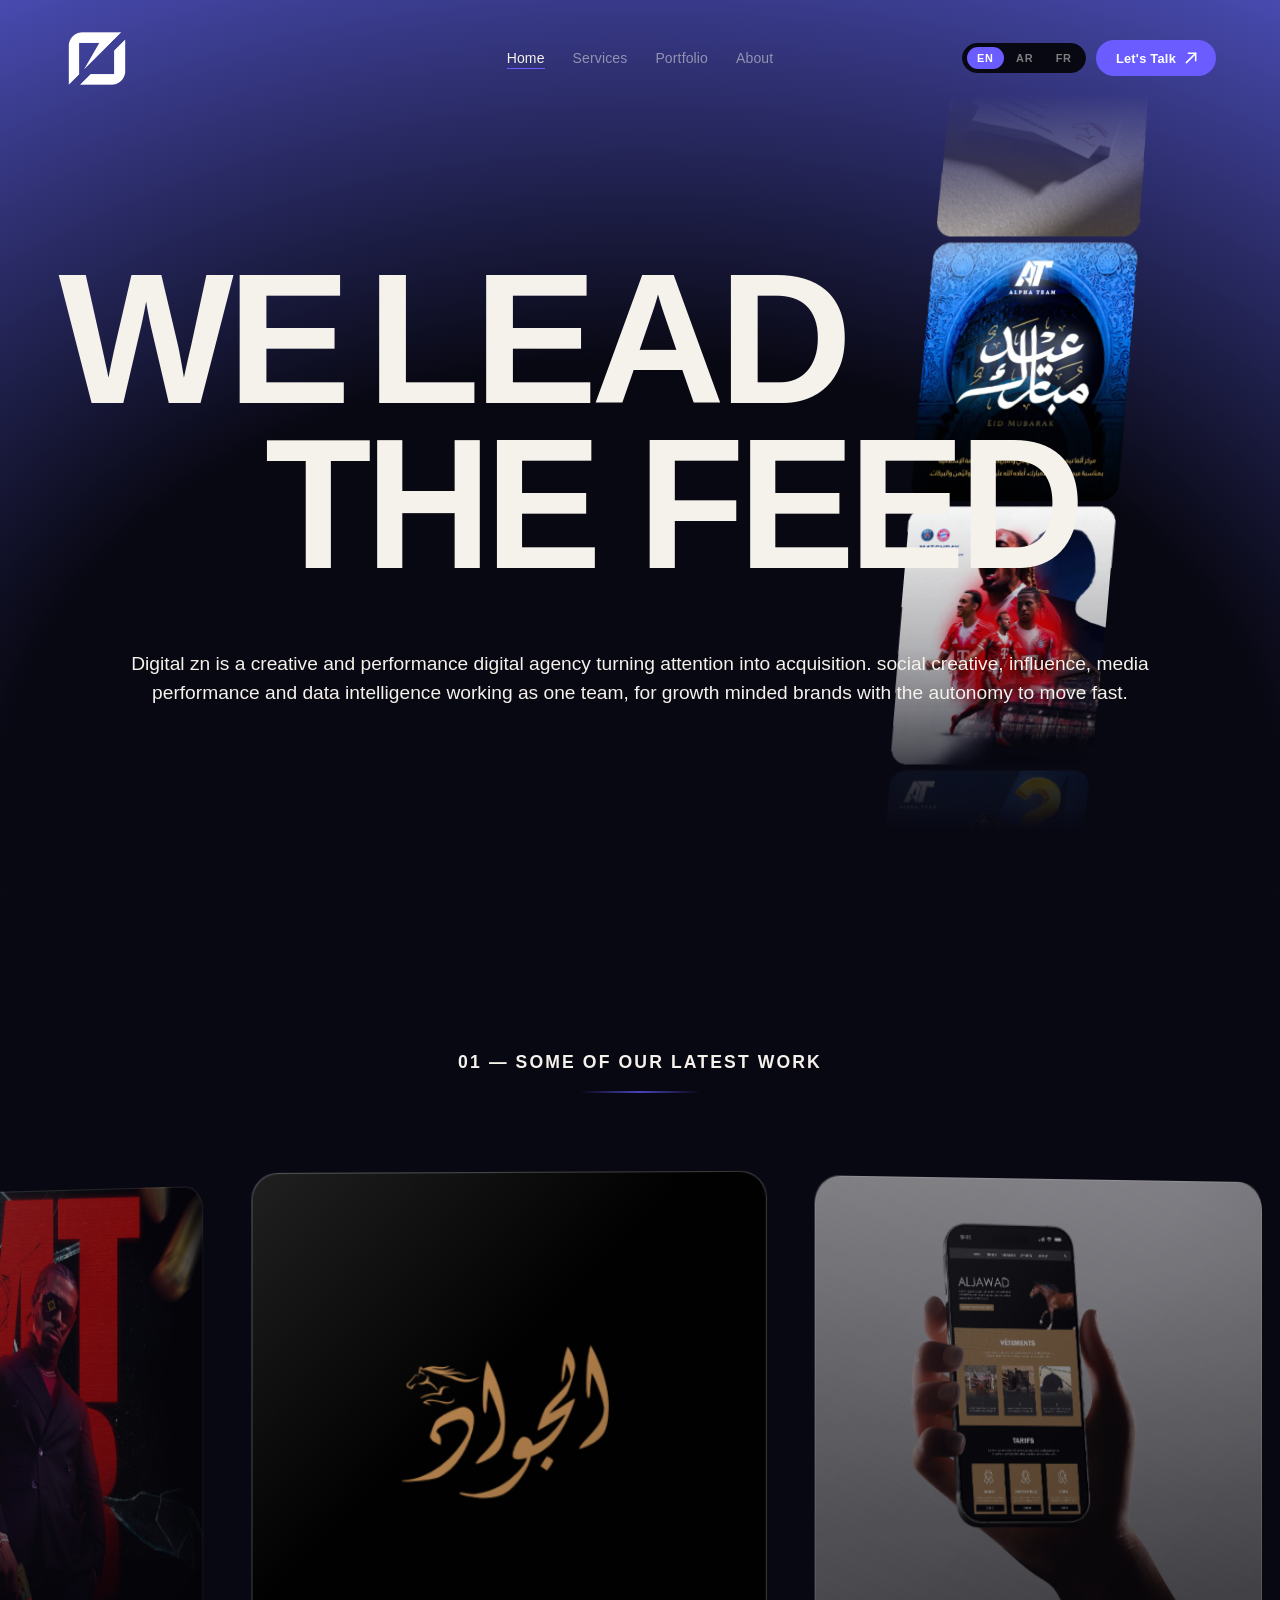
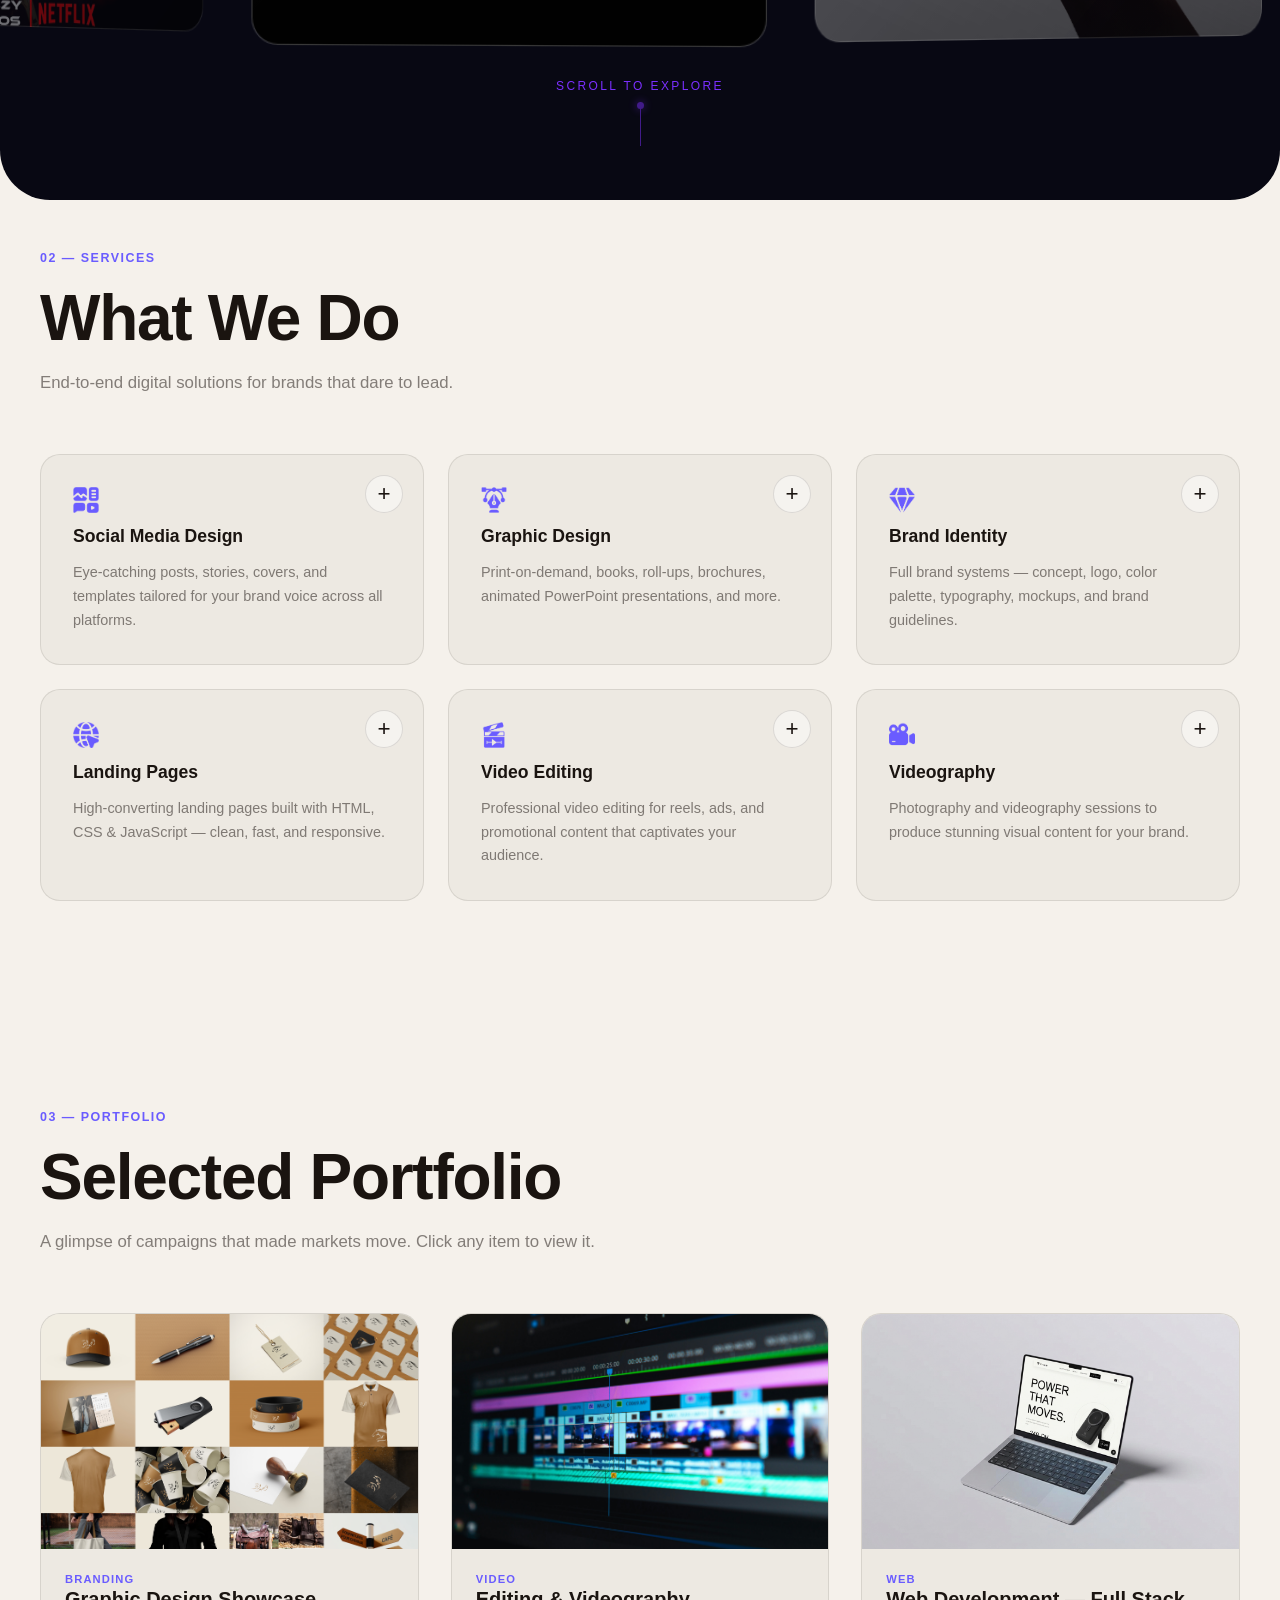
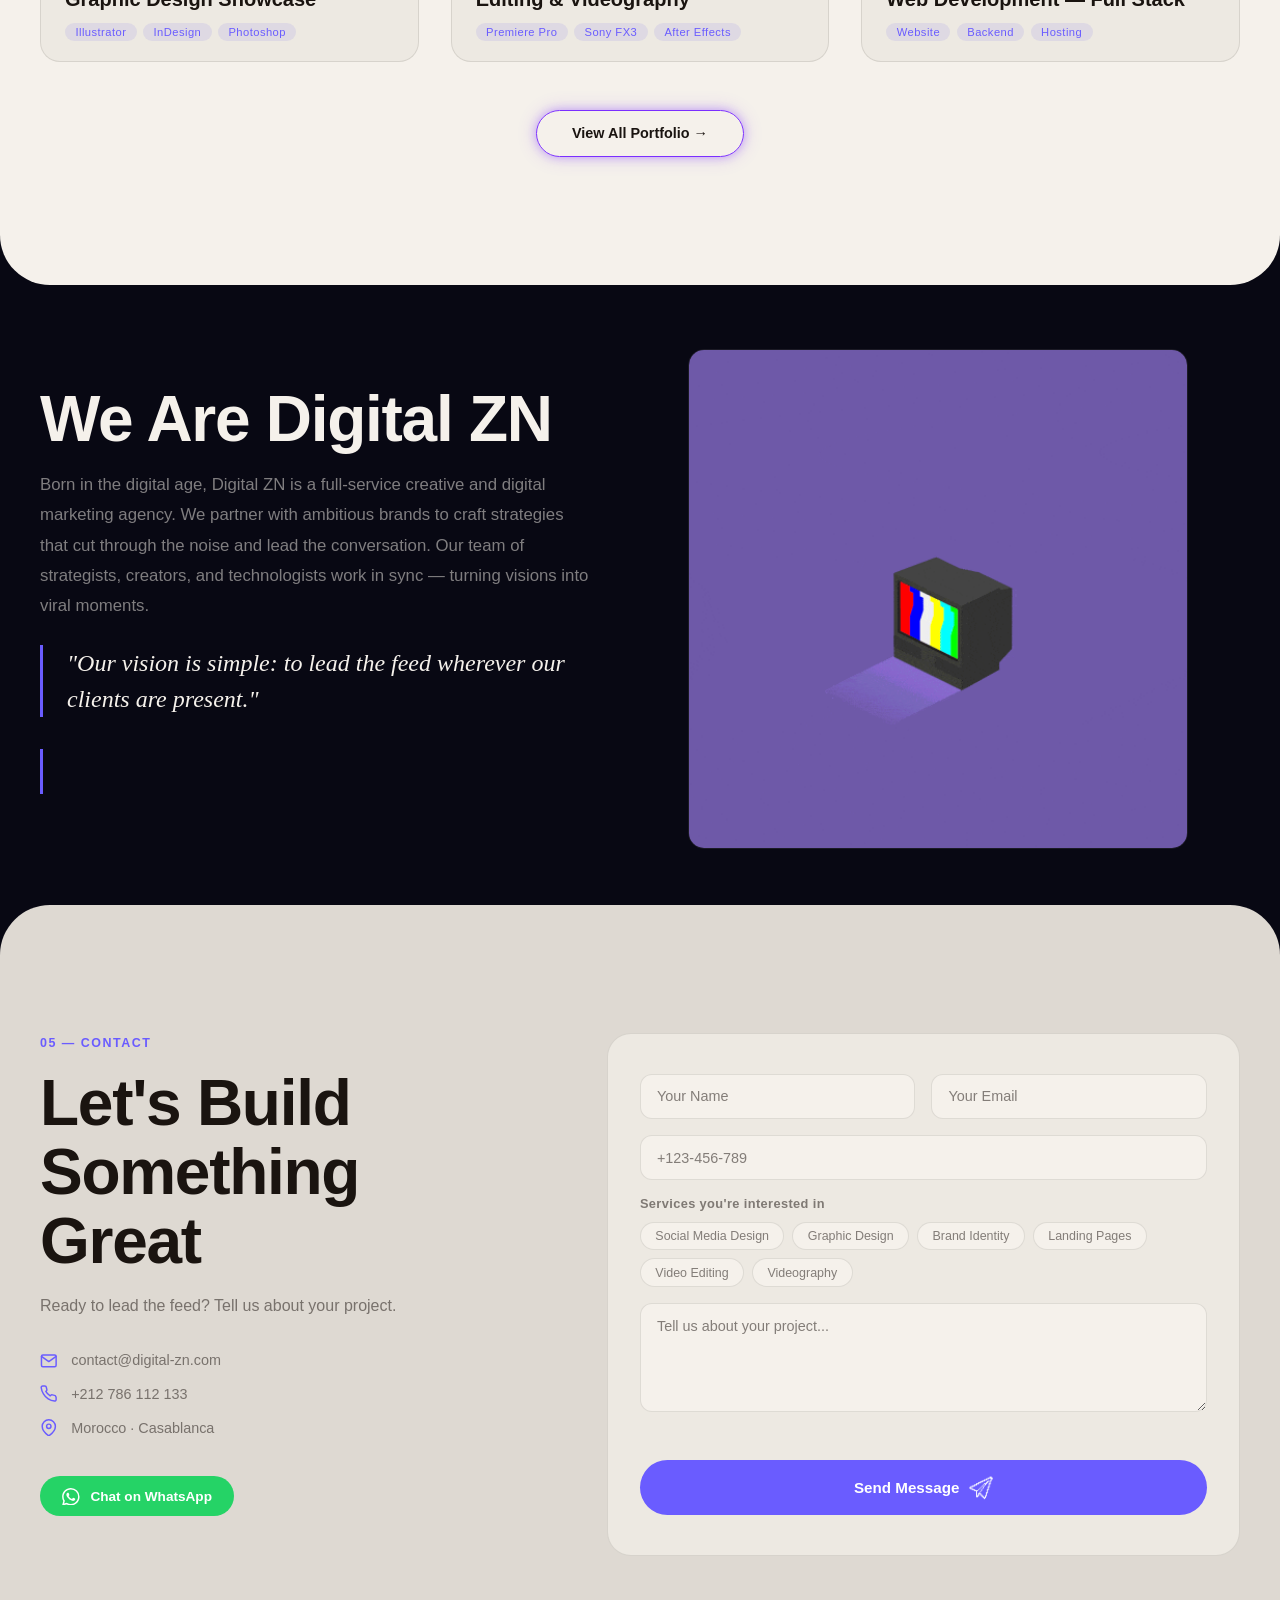
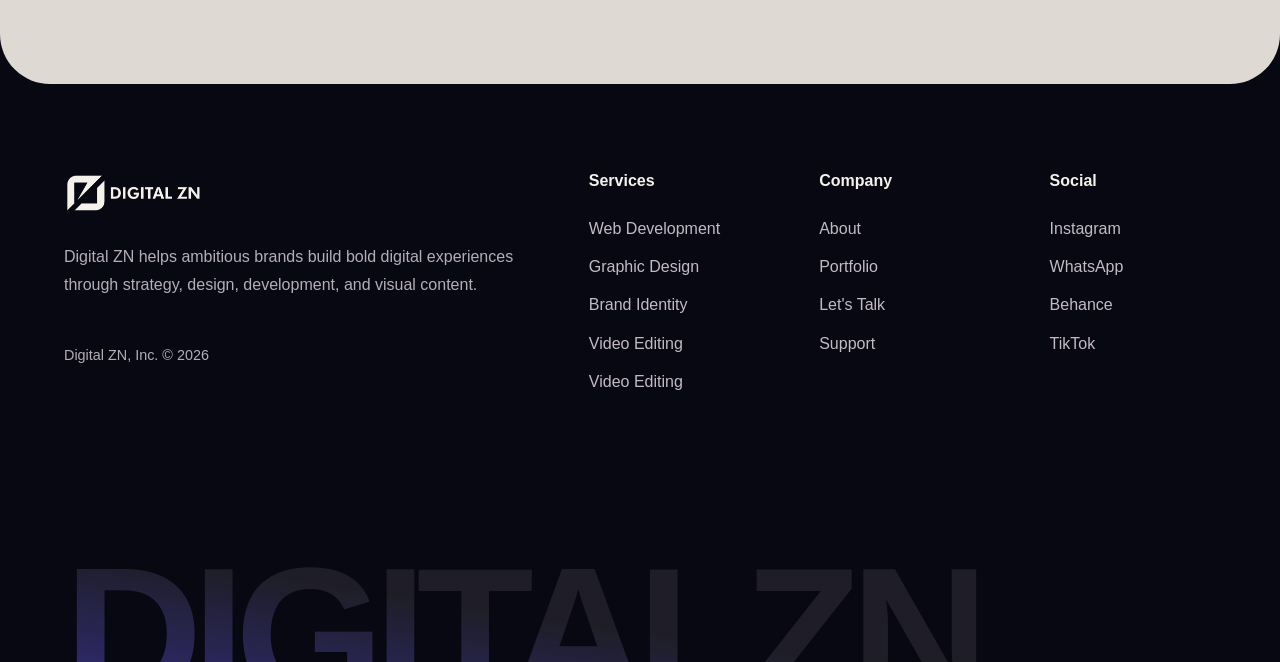
<file: index.html>
<!DOCTYPE html>
<html lang="en" data-theme="dark" dir="ltr">

<head>
  <meta charset="UTF-8" />
  <meta
http-equiv="Content-Security-Policy"
content="
default-src 'self';
img-src 'self' https: data:;
media-src 'self';
style-src 'self' https://fonts.googleapis.com 'unsafe-inline';
font-src 'self' https://fonts.gstatic.com;
script-src 'self' 'unsafe-inline';
connect-src
    'self'
    https://digitalzn-production.up.railway.app
    https://www.digital-zn.com
    https://digital-zn.com
    http://localhost:3000
    http://127.0.0.1:3000;
frame-ancestors 'none';
base-uri 'self';
form-action 'self';
">
  <meta name="viewport" content="width=device-width, initial-scale=1.0" />
  <title>Digital ZN — Digital Marketing Agency</title>
  <meta name="description"
    content="Digital ZN is a full-service digital marketing agency. We craft bold digital experiences that dominate markets and build legacies." />
  <meta property="og:title" content="Digital ZN" />
  <meta property="og:description" content="Digital excellence meets creative power." />
  <link rel="stylesheet" href="style.css" />
  <link rel="preconnect" href="https://fonts.googleapis.com" />
  <link rel="icon" type="image/png" href="assets/logo.png" />
  <link rel="preconnect" href="https://fonts.gstatic.com" crossorigin />
  <script src="main.js" defer></script>
</head>

<body>

  <!-- INTRO OVERLAY -->
  <div id="intro-overlay" aria-hidden="true">
    <div class="intro-inner">
      <img src="assets/intro-logo.gif" alt="Digital ZN" class="intro-gif" />
    </div>
  </div>

  <!-- CURSOR GLOW -->
  <div id="cursor-glow" aria-hidden="true"></div>

  <!-- NAVIGATION -->
  <nav class="nav" id="mainNav">
    <div class="nav-inner">
      <a href="#hero" class="nav-logo" aria-label="Digital ZN Home">
        <img src="assets/logo.png" alt="Digital ZN" class="nav-logo-img" />
      </a>
      <div class="nav-links" id="navLinks">
        <a href="#home" data-i18n="nav_home" class="nav-link active">Home</a>
        <a href="#services" data-i18n="nav_services" class="nav-link">Services</a>
        <a href="#portfolio" data-i18n="nav_portfolio" class="nav-link">Portfolio</a>
        <a href="#about" data-i18n="nav_about" class="nav-link">About</a>
      </div>
      <div class="nav-controls">
        <div class="lang-switcher" role="group" aria-label="Language">
          <button class="lang-btn active" data-lang="en">EN</button>
          <button class="lang-btn" data-lang="ar">AR</button>
          <button class="lang-btn" data-lang="fr">FR</button>
        </div>
        <a href="#contact" class="nav-cta">
    <span class="nav-cta-text" data-i18n="nav_cta">Contact</span>

    <svg
        class="nav-cta-arrow"
        viewBox="0 0 24 24"
        aria-hidden="true"
        focusable="false"
    >
        <path d="M5 19L19 5" />
        <path d="M8 5H19V16" />
    </svg>
</a>
        <button class="hamburger" id="hamburger" aria-label="Open menu">
          <span></span><span></span><span></span>
        </button>
      </div>
    </div>
    <div class="mobile-menu" id="mobileMenu">
      <div class="mobile-menu-inner">
        <a href="#home" data-i18n="nav_home" class="mobile-link">Home</a>
        <a href="#services" data-i18n="nav_services" class="mobile-link">Services</a>
        <a href="#portfolio" data-i18n="nav_portfolio" class="mobile-link">Portfolio</a>
        <a href="#about" data-i18n="nav_about" class="mobile-link">About</a>
        <a href="#contact" data-i18n="nav_cta" class="mobile-link mobile-link--cta">Contact</a>
      </div>
    </div>
  </nav>

  <!-- HERO — WE LEAD THE FEED -->
  <section id="hero" class="section-hero">
    <div class="hero-overlay" aria-hidden="true"></div>

    <div class="hero-inner">
      <div class="hero-content">
        <video
          class="hero-cards"
          src="assets/cards.webm"
          autoplay
          muted
          loop
          playsinline
          preload="metadata"
          aria-hidden="true"
          tabindex="-1"
        ></video>
        <h1 class="hero-title reveal-up">
          <span class="hero-title-line hero-title-line--first">
            <span data-i18n="hero_t1">WE</span>
            <span class="hero-title-accent" data-i18n="hero_tlead">LEAD</span>
          </span>
          <span class="hero-title-line hero-title-line--second" data-i18n="hero_t2">THE FEED</span>
        </h1>
        <p class="hero-sub reveal-up" data-i18n="hero_sub">Digital zn is a creative and performance digital agency turning attention into acquisition. social creative, influence, media performance and data intelligence working as one team, for growth minded brands with the autonomy to move fast.</p>
      </div>
    </div>
  </section>

  <!-- SECTION 01 — SHOWCASE (3D Carousel) -->
  <section id="home" class="section-showcase">
    <div class="showcase-label reveal-up" data-i18n="showcase_label">
      <span>01 — Some of our latest work</span>
    </div>
    <div class="carousel-wrapper" id="carouselWrapper">
      <div class="carousel-scene" id="carouselScene"></div>
    </div>
    <div class="scroll-hint">
      <span data-i18n="scroll_hint">Scroll</span>
      <span class="scroll-line"><span class="scroll-dot"></span></span>
    </div>
  </section>
  <!-- SECTION 02 — SERVICES -->
  <section id="services" class="section-services section-cream">
    <div class="section-inner">
      <div class="section-header">
        <span class="section-label reveal-up" data-i18n="srv_label">02 — Services</span>
        <h2 class="section-title reveal-up" data-i18n="srv_title">What We Do</h2>
        <p class="section-sub reveal-up" data-i18n="srv_sub">End-to-end digital solutions for brands that dare to lead.
        </p>
      </div>
      <div class="services-grid">

        <div
          class="service-card reveal-up"
          data-service="1"
          data-dialog-title-key="srv1_dialog_title"
          data-dialog-desc-key="srv1_dialog_desc"
          data-dialog-image="assets/service content/gif (1).gif"
        >
          <!-- MAIN CARD IMAGE -->
          <div class="service-icon">
            <img src="assets/icons/socual.png" alt="">
          </div>

          <!-- MAIN CARD TITLE -->
          <h3 class="service-name" data-i18n="srv1_name">Social Media Design</h3>

          <p class="service-desc" data-i18n="srv1_desc">
            Eye-catching posts, stories, covers, and templates tailored for your brand voice across all platforms.
          </p>

          <button class="service-expand" type="button" aria-label="Open service">
            <span>+</span>
          </button>
        </div>

        <!-- SERVICE 02 -->
        <div
          class="service-card reveal-up"
          data-service="2"
          data-dialog-title-key="srv2_dialog_title"
          data-dialog-desc-key="srv2_dialog_desc"
          data-dialog-image="assets/service content/gif.gif"
        >
          <!-- CHANGE MAIN CARD IMAGE HERE -->
          <div class="service-icon">
            <img src="assets/icons/graphic-01.png" alt="">
          </div>
          <h3 class="service-name" data-i18n="srv2_name">Graphic Design</h3>
          <p class="service-desc" data-i18n="srv2_desc">
            Print-on-demand, books, roll-ups, brochures, animated PowerPoint presentations, and more.
          </p>
          <button class="service-expand" type="button" aria-label="Open service"><span>+</span></button>
        </div>

        <!-- SERVICE 03 -->
        <div
          class="service-card reveal-up"
          data-service="3"
          data-dialog-title-key="srv3_dialog_title"
          data-dialog-desc-key="srv3_dialog_desc"
          data-dialog-image="assets/service content/Brand Identity GIF by In-House Int'l Creative.gif"
        >
          <!-- CHANGE MAIN CARD IMAGE HERE -->
          <div class="service-icon">
            <img src="assets/icons/diam-01.png" alt="">
          </div>
          <h3 class="service-name" data-i18n="srv3_name">Brand Identity</h3>
          <p class="service-desc" data-i18n="srv3_desc">
            Full brand systems — concept, logo, color palette, typography, mockups, and brand guidelines.
          </p>
          <button class="service-expand" type="button" aria-label="Open service"><span>+</span></button>
        </div>

        <!-- SERVICE 04 -->
        <div
          class="service-card reveal-up"
          data-service="4"
          data-dialog-title-key="srv4_dialog_title"
          data-dialog-desc-key="srv4_dialog_desc"
          data-dialog-image="assets/fffs.jpg"
        >
          <!-- CHANGE MAIN CARD IMAGE HERE -->
          <div class="service-icon">
            <img src="assets/icons/web-01.png" alt="">
          </div>
          <h3 class="service-name" data-i18n="srv4_name">Landing Pages</h3>
          <p class="service-desc" data-i18n="srv4_desc">
            High-converting landing pages built with HTML, CSS & JavaScript — clean, fast, and responsive.
          </p>
          <button class="service-expand" type="button" aria-label="Open service"><span>+</span></button>
        </div>

        <!-- SERVICE 05 -->
        <div
          class="service-card reveal-up"
          data-service="5"
          data-dialog-title-key="srv5_dialog_title"
          data-dialog-desc-key="srv5_dialog_desc"
          data-dialog-image="assets/service content/giphy.gif"
        >
          <!-- CHANGE MAIN CARD IMAGE HERE -->
          <div class="service-icon">
            <img src="assets/icons/play-01.png" alt="">
          </div>
          <h3 class="service-name" data-i18n="srv5_name">Video Editing</h3>
          <p class="service-desc" data-i18n="srv5_desc">
            Professional video editing for reels, ads, and promotional content that captivates your audience.
          </p>
          <button class="service-expand" type="button" aria-label="Open service"><span>+</span></button>
        </div>

        <!-- SERVICE 06 -->
        <div
          class="service-card reveal-up"
          data-service="6"
          data-dialog-title-key="srv6_dialog_title"
          data-dialog-desc-key="srv6_dialog_desc"
          data-dialog-image="assets/service content/GIF by Porta Dos Fundos.gif"
        >
          <!-- CHANGE MAIN CARD IMAGE HERE -->
          <div class="service-icon">
            <img src="assets/icons/Untitled-1-01.png" alt="">
          </div>
          <h3 class="service-name" data-i18n="srv6_name">Videography</h3>
          <p class="service-desc" data-i18n="srv6_desc">
            Photography and videography sessions to produce stunning visual content for your brand.
          </p>
          <button class="service-expand" type="button" aria-label="Open service"><span>+</span></button>
        </div>

      </div>
    </div>
  </section>

  <!-- SECTION 03 — PORTFOLIO -->
  <section id="portfolio" class="section-portfolio section-cream">
    <div class="section-inner">
      <div class="section-header">
        <span class="section-label reveal-up" data-i18n="pf_label">03 — Portfolio</span>
        <h2 class="section-title reveal-up" data-i18n="pf_title">Selected Portfolio</h2>
        <p class="section-sub reveal-up" data-i18n="pf_sub">A glimpse of campaigns that made markets move.</p>
      </div>
      <div class="portfolio-grid">
        <div class="portfolio-card reveal-up">
          <div class="portfolio-img-wrap">
            <img src="assets/portfolio-brand.png" alt="Graphic Design Showcase" loading="lazy" />
            <a href="./porfolio/port.html" class="portfolio-overlay">
            <span class="portfolio-view" data-i18n="pf_view">View project</span>
             <svg viewBox="0 0 24 24" fill="none" stroke="currentColor" stroke-width="2">
                <path d="M7 17L17 7M7 7H17V17" />
              </svg>
             </a>
          </div>

          
          <div class="portfolio-meta">
            <div>
              <span class="portfolio-cat" data-i18n="pf1_cat">Branding</span>
              <h3 class="portfolio-name" data-i18n="pf1_name">Graphic Design Showcase</h3>
            </div>
            <div class="portfolio-tags"><span>Illustrator</span><span>InDesign</span><span>Photoshop</span></div>
          </div>
        </div>
        <div class="portfolio-card reveal-up" >
          <div class="portfolio-img-wrap">
            <img src="assets/portfolio-landing.png" alt="Editing & Videography" loading="lazy" />
            <a href="./porfolio/port.html" class="portfolio-overlay">
            <span class="portfolio-view" data-i18n="pf_view">View project</span>
             <svg viewBox="0 0 24 24" fill="none" stroke="currentColor" stroke-width="2">
                <path d="M7 17L17 7M7 7H17V17" />
              </svg>
             </a>
          </div>


          <div class="portfolio-meta">
            <div>
              <span class="portfolio-cat" data-i18n="pf2_cat">Video</span>
              <h3 class="portfolio-name" data-i18n="pf2_name">Editing &amp; Videography</h3>
            </div>
            <div class="portfolio-tags"><span>Premiere Pro</span><span>Sony FX3</span><span>After Effects</span></div>
          </div>
        </div>
        <div class="portfolio-card reveal-up">
          <div class="portfolio-img-wrap">
            <img  src="assets/portfolio-web.jpg" alt="Web Development — Full Stack" loading="lazy" />
            <a href="./porfolio/port.html" class="portfolio-overlay">
            <span class="portfolio-view" data-i18n="pf_view">View project</span>
             <svg viewBox="0 0 24 24" fill="none" stroke="currentColor" stroke-width="2">
                <path d="M7 17L17 7M7 7H17V17" />
              </svg>
             </a>
          </div>


          <div class="portfolio-meta">
            <div>
              <span class="portfolio-cat" data-i18n="pf3_cat">Web</span>
              <h3 class="portfolio-name" data-i18n="pf3_name">Web Development — Full Stack</h3>
            </div>
            <div class="portfolio-tags"><span>Website</span><span>Backend</span><span>Hosting</span></div>
          </div>
        </div>
      </div>
      <div class="portfolio-cta reveal-up">
        <a href="porfolio\port.html" class="btn-outline" data-i18n="pf_all">View All Portfolio →</a>
      </div>
    </div>
  </section>

  <!-- SECTION 04 — ABOUT -->
  <section id="about" class="section-abouts section-dark">
    <div class="section-inner">
      
      <div class="about-grid">
        <div class="about-left">
          <span class="section-label section-label--light reveal-up" data-i18n="ab_label">04 — About</span>
          <h2 class="section-title section-title--light reveal-up" data-i18n="ab_title">We Are Digital ZN</h2>
          <p class="about-body reveal-up" data-i18n="ab_body">Born in the digital age, Digital ZN is a full-service
            creative and digital marketing agency. We partner with ambitious brands to craft strategies that cut through
            the noise and lead the conversation. Our team of strategists, creators, and technologists work in sync —
            turning visions into viral moments.</p>
          <blockquote class="about-quote reveal-up" data-i18n="ab_quote">"Our vision is simple: to lead the feed
            wherever our clients are present."</blockquote>
                              <div class="about-text-loop reveal-up" aria-label="What defines Digital ZN">
            <span class="about-loop-item" data-i18n="about_a1" >Creative Excellence</span>
            <span class="about-loop-item" data-i18n="about_a2">Data-Driven Results</span>
            <span class="about-loop-item" data-i18n="about_a3">Cultural Intelligence</span>
            <span class="about-loop-item" data-i18n="about_a4">Speed to Market</span>
            <span class="about-loop-item" data-i18n="about_a5">Transparent Partnership</span>
            <span class="about-loop-item" data-i18n="about_a6">Measurable ROI</span>
          </div>
        </div>

        <div class="about-right">
          <div class="about-visual reveal-up">
            <img src="assets/sehsucht.gif" alt="" aria-hidden="false" class="about-gif" />
          </div>
        </div>
      </div>
    </div>
  </section>

  <!-- SECTION 05 — CONTACT -->
  <section id="contact" class="section-contact section-cream">
    <div class="section-inner">
      <div class="contact-grid">
        <div class="contact-info">
          <span class="section-label reveal-up" data-i18n="ct_label">05 — Contact</span>
          <h2 class="section-title reveal-up" data-i18n="ct_title">Let's Build Something Great</h2>
          <p class="contact-sub reveal-up" data-i18n="ct_sub">Ready to lead the feed? Tell us about your project.</p>
          <div class="contact-details reveal-up">
            <a href="mailto:contact@digital-zn.com" class="contact-detail">
              <svg viewBox="0 0 24 24" fill="none" stroke="currentColor" stroke-width="2" stroke-linecap="round"
                stroke-linejoin="round">
                <path d="M4 4h16c1.1 0 2 .9 2 2v12c0 1.1-.9 2-2 2H4c-1.1 0-2-.9-2-2V6c0-1.1.9-2 2-2z" />
                <polyline points="22,6 12,13 2,6" />
              </svg>
              <span>contact@digital-zn.com</span>
            </a>
            <a href="tel:+212786112133" class="contact-detail">
              <svg viewBox="0 0 24 24" fill="none" stroke="currentColor" stroke-width="2" stroke-linecap="round"
                stroke-linejoin="round">
                <path
                  d="M22 16.92v3a2 2 0 0 1-2.18 2 19.79 19.79 0 0 1-8.63-3.07A19.5 19.5 0 0 1 4.69 12 19.79 19.79 0 0 1 1.61 3.42 2 2 0 0 1 3.6 1.25h3a2 2 0 0 1 2 1.72 12.84 12.84 0 0 0 .7 2.81 2 2 0 0 1-.45 2.11L7.91 8.81a16 16 0 0 0 6 6l.9-.9a2 2 0 0 1 2.11-.45 12.84 12.84 0 0 0 2.81.7A2 2 0 0 1 21.5 16z" />
              </svg>
              <span>+212 786 112 133</span>
            </a>
            <div class="contact-detail">
              <svg viewBox="0 0 24 24" fill="none" stroke="currentColor" stroke-width="2" stroke-linecap="round"
                stroke-linejoin="round">
                <path d="M21 10c0 7-9 13-9 13S3 17 3 10a9 9 0 0 1 18 0z" />
                <circle cx="12" cy="10" r="3" />
              </svg>
              <span>Morocco · Casablanca</span>
            </div>
          </div>
          <a href="https://wa.me/212786112133" target="_blank" rel="noopener" class="whatsapp-btn reveal-up">
            <svg viewBox="0 0 24 24" fill="currentColor">
              <path
                d="M17.472 14.382c-.297-.149-1.758-.867-2.03-.967-.273-.099-.471-.148-.67.15-.197.297-.767.966-.94 1.164-.173.199-.347.223-.644.075-.297-.15-1.255-.463-2.39-1.475-.883-.788-1.48-1.761-1.653-2.059-.173-.297-.018-.458.13-.606.134-.133.298-.347.446-.52.149-.174.198-.298.298-.497.099-.198.05-.371-.025-.52-.075-.149-.669-1.612-.916-2.207-.242-.579-.487-.5-.669-.51-.173-.008-.371-.01-.57-.01-.198 0-.52.074-.792.372-.272.297-1.04 1.016-1.04 2.479 0 1.462 1.065 2.875 1.213 3.074.149.198 2.096 3.2 5.077 4.487.709.306 1.262.489 1.694.625.712.227 1.36.195 1.871.118.571-.085 1.758-.719 2.006-1.413.248-.694.248-1.289.173-1.413-.074-.124-.272-.198-.57-.347m-5.421 7.403h-.004a9.87 9.87 0 0 1-5.031-1.378l-.361-.214-3.741.982.998-3.648-.235-.374a9.86 9.86 0 0 1-1.51-5.26c.001-5.45 4.436-9.884 9.888-9.884 2.64 0 5.122 1.03 6.988 2.898a9.825 9.825 0 0 1 2.893 6.994c-.003 5.45-4.437 9.884-9.885 9.884m8.413-18.297A11.815 11.815 0 0 0 12.05 0C5.495 0 .16 5.335.157 11.892c0 2.096.547 4.142 1.588 5.945L.057 24l6.305-1.654a11.882 11.882 0 0 0 5.683 1.448h.005c6.554 0 11.89-5.335 11.893-11.893a11.821 11.821 0 0 0-3.48-8.413Z" />
            </svg>
            <span data-i18n="ct_wa">Chat on WhatsApp</span>
          </a>
        </div>
        <div class="contact-form-wrap reveal-up">
          <form class="contact-form" id="contactForm" novalidate>
            <div class="form-row">
              <div class="form-group">
                <input type="text" name="name" id="fieldName" autocomplete="name" required data-i18n-ph="form_name"
                  placeholder="Your Name" />
              </div>
              <div class="form-group">
                <input type="email" name="email" id="fieldEmail" autocomplete="email" required data-i18n-ph="form_email"
                  placeholder="Your Email" />
              </div>
            </div>
            <div class="form-group">
              <input type="tel" name="phone" id="fieldPhone" autocomplete="tel" data-i18n-ph="form_phone"
                placeholder="+123-456-789" />
            </div>
            <div class="form-group">
              <label class="form-label" data-i18n="form_services">Services you're interested in</label>
              <div class="service-chips" id="serviceChips">
                <button type="button" class="chip" data-val="Social Media Design" data-i18n-chip="srv1_name">Social
                  Media Design</button>
                <button type="button" class="chip" data-val="Graphic Design" data-i18n-chip="srv2_name">Graphic
                  Design</button>
                <button type="button" class="chip" data-val="Brand Identity" data-i18n-chip="srv3_name">Brand
                  Identity</button>
                <button type="button" class="chip" data-val="Landing Pages" data-i18n-chip="srv4_name">Landing
                  Pages</button>
                <button type="button" class="chip" data-val="Video Editing" data-i18n-chip="srv5_name">Video
                  Editing</button>
                <button type="button" class="chip" data-val="Videography"
                  data-i18n-chip="srv6_name">Videography</button>
              </div>
            </div>
            <div class="form-group">
              <textarea name="message" id="fieldMessage" rows="5" required data-i18n-ph="form_msg"
                placeholder="Tell us about your project..."></textarea>
            </div>
            <div class="form-error" id="formError" aria-live="polite"></div>
            <button type="submit" class="btn-submit" id="submitBtn">
              <span id="submitLabel" data-i18n="form_send">Send Message</span>
              <img src="assets/icons/send-01-01.png" alt="" aria-hidden="true">
            </button>
          </form>
          <div class="form-success" id="formSuccess" style="display:none">
            <svg viewBox="0 0 24 24" fill="none" stroke="currentColor" stroke-width="2">
              <polyline points="20 6 9 17 4 12" />
            </svg>
            <h3 data-i18n="success_title">Message Sent!</h3>
            <p data-i18n="success_msg">We'll get back to you within 24 hours.</p>
          </div>
        </div>
      </div>
    </div>
  </section>

<!-- FOOTER -->
<footer class="footer section-dark">
  <div class="footer-inner">

    <div class="footer-grid">

      <!-- Brand -->
      <div class="footer-brand">
        <a href="#home" class="footer-logo" aria-label="Digital ZN Home">
          <img src="assets/foter-09.png" alt="Digital ZN" />
        </a>

        <p class="footer-description" data-i18n-chip="desp">
          Digital ZN helps ambitious brands build bold digital experiences
          through strategy, design, development, and visual content.
        </p>

        <p class="footer-copyright">
          Digital ZN, Inc. © 2026
        </p>
      </div>

      <!-- Services -->
      <div class="footer-column">
        <h3 data-i18n-chip="srv_label2">Services</h3>

        <a href="#services" data-i18n-chip="webss">Web Design</a>
        <a href="#services" data-i18n-chip="srv2_name">Graphic Design</a>
        <a href="#services" data-i18n-chip="srv3_name">Brand Identity</a>
        <a href="#services" data-i18n-chip="srv5_name">Video Editing</a>
        <a href="#services" data-i18n-chip="srv5_name">Videography</a>
      </div>

      <!-- Company -->
      <div class="footer-column">
        <h3 data-i18n-chip="fot_comp">Company</h3>

        <a href="#about" data-i18n-chip="nav_about">About</a>
        <a href="#portfolio" data-i18n-chip="nav_portfolio">Portfolio</a>
        <a href="#contact" data-i18n-chip="nav_cta">Contact</a>
        <a href="#contact" data-i18n-chip="suppp">Support</a>
      </div>

      <!-- Social -->
      <div class="footer-column">
        <h3 data-i18n-chip="fot_social">Social</h3>

        <a
          href="https://www.instagram.com/digital_ma_zn/"
          target="_blank"
          rel="noopener"
        >
          Instagram
        </a>

        <a
          href="https://wa.me/212786112133"
          target="_blank"
          rel="noopener"
        >
          WhatsApp
        </a>

        <a href="#" target="_blank" rel="noopener">
          Behance
        </a>

        <a href="#" target="_blank" rel="noopener">
          TikTok
        </a>
      </div>

    </div>

    <!-- Large Digital ZN text -->
    <div class="footer-word-wrapper" aria-hidden="true">
      <div class="footer-word">DIGITALZN</div>
    </div>

  </div>
</footer>
<!-- SERVICE MORPH DIALOG -->
<div class="service-dialog" id="serviceDialog" aria-hidden="true">

  <div class="service-dialog-backdrop"></div>

<div class="service-dialog-container">

  <button
    class="service-dialog-close"
    id="serviceDialogClose"
    type="button"
    aria-label="Close service"
  >
    ×
  </button>

  <!-- BIG IMAGE -->
  <div class="service-dialog-image" id="dialogImage"></div>

  <!-- CONTENT -->
  <div class="service-dialog-content">

    <span
      class="service-dialog-number"
      id="dialogNumber"
    >
      01 — SERVICE
    </span>

    <h2
      class="service-dialog-title"
      id="dialogTitle"
    >
      Social Media Design
    </h2>

    <p
      class="service-dialog-description"
      id="dialogDescription"
    >
      Eye-catching posts, stories, covers, and templates tailored
      for your brand voice across all platforms.
    </p>

    <a href="#contact" class="service-dialog-link">
      Let's work together →
    </a>

  </div>

</div>
</div>
</body>

</html>
</file>
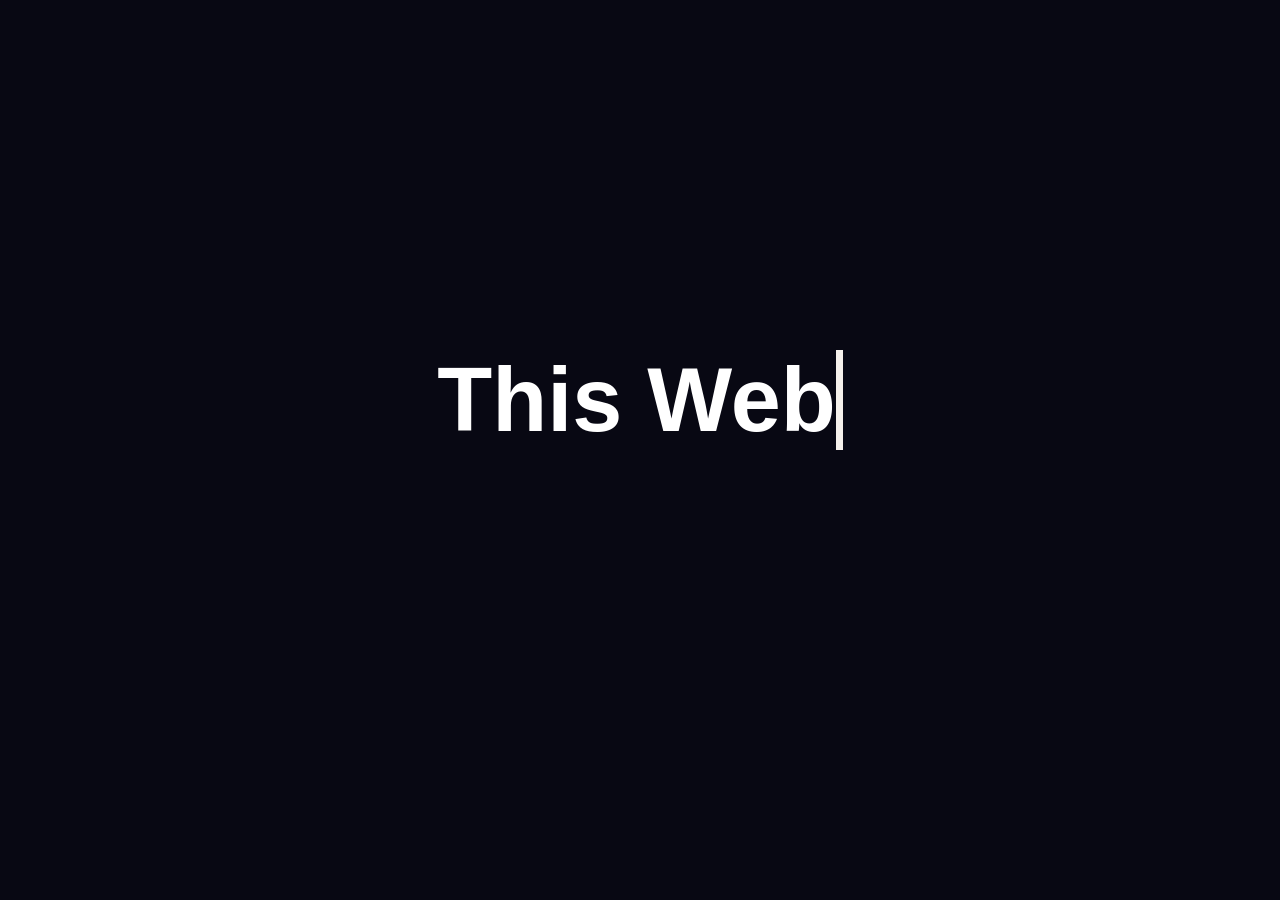
<file: porfolio/port.html>
<!DOCTYPE html>
<html lang="en" data-theme="dark" dir="ltr">

<head>
  <meta charset="UTF-8" />
  <meta
http-equiv="Content-Security-Policy"
content="
default-src 'self';
img-src 'self' https: data:;
media-src 'self';
style-src 'self' https://fonts.googleapis.com 'unsafe-inline';
font-src 'self' https://fonts.gstatic.com;
script-src 'self' 'unsafe-inline';
connect-src
    'self'
    https://digitalzn-production.up.railway.app
    https://www.digital-zn.com
    https://digital-zn.com
    http://localhost:3000
    http://127.0.0.1:3000;
frame-ancestors 'none';
base-uri 'self';
form-action 'self';
">
  <meta name="viewport" content="width=device-width, initial-scale=1.0" />
  <title>Digital ZN — Digital Marketing Agency</title>
  <meta name="description"
    content="Digital ZN is a full-service digital marketing agency. We craft bold digital experiences that dominate markets and build legacies." />
  <meta property="og:title" content="Digital ZN" />
  <meta property="og:description" content="Digital excellence meets creative power." />
  <link rel="stylesheet" href="port.css" />
  <link rel="preconnect" href="https://fonts.googleapis.com" />
  <link rel="icon" type="image/png" href="../assets/logo.png" />
  <link rel="preconnect" href="https://fonts.gstatic.com" crossorigin />
  <script src="port.js" defer></script>
</head>
<body>

<h1>
  <a href="" class="typewrite" data-period="2000" data-type='[ "This Web Site", "Is Under", "Cooking . Stay Tuned !" ]'>
    <span class="wrap"></span>
  </a>
</h1>

</body>
</html>
</file>
<file: style.css>
/* ============================================
   CSS CUSTOM PROPERTIES — THEME TOKENS -- salam
============================================ */
:root {
  --dark-bg:        #0e0d1a;
  --dark-surface:   #111111;
  --dark-surface-2: #1A1A1A;
  --dark-border:    rgba(245,241,235,0.08);
  --dark-border-h:  rgba(245,241,235,0.2);
  --fg-dark:        #F5F1EB;
  --fg-dark-muted:  rgba(245,241,235,0.5);
  --cream-bg:       #F5F1EB;
  --cream-2:        rgb(237, 233, 226);
  --cream-border:   rgba(26,20,16,0.1);
  --fg-light:       #1A1410;
  --fg-light-muted: rgba(26,20,16,0.52);
  --purple:         #6A5CFF;
  --purple-light:   #7B6FF0;
  --bg-dark-sec:    #080813;
  --bg-cream-sec:   #F5F1EB;
  --text-dark-sec:  #F5F1EB;
  --text-cream-sec: #1A1410;
  --font-heading: 'Jost', sans-serif;
}
/* ============================================
   scrool bar
============================================ */
   @import url(https://fonts.googleapis.com/earlyaccess/lateef.css);
html {
  background: transparent;
}

::-webkit-scrollbar {
  width: 6px;
  background: transparent;
}

::-webkit-scrollbar-track {
  background: transparent;
}

::-webkit-scrollbar-thumb {
  background: #6a5cffdd;
  border-radius: 999px;
}
/* ============================================
   RESET
============================================ */
* { box-sizing: border-box; } 
*, *::before, *::after { box-sizing: border-box; margin: 0; padding: 0; }
html { scroll-behavior: smooth; font-size: 16px; }
img, video { max-width: 100%; display: block; }
a { text-decoration: none; color: inherit; }
button { font-family: inherit; cursor: pointer; }

body {
  font-family: 'Jost', sans-serif;
  background: var(--bg-dark-sec);
  color: var(--fg-dark);
  overflow-x: hidden;
  -webkit-font-smoothing: antialiased;
  transition: background 0.45s, color 0.45s;
}


[dir="rtl"] .nav-inner,
[dir="rtl"] .nav-links,
[dir="rtl"] .nav-controls { direction: rtl; }
[dir="rtl"] .hero-title,
[dir="rtl"] .hero-sub,
[dir="rtl"] .section-title,
[dir="rtl"] .section-sub,
[dir="rtl"] .about-body,
[dir="rtl"] .about-quote,
[dir="rtl"] .contact-info { text-align: right; }
[dir="rtl"] .hero-cta { justify-content: center; }
[dir="rtl"] .footer-links,
[dir="rtl"] .footer-social { flex-direction: row-reverse; }
[dir="rtl"] .contact-detail { flex-direction: row-reverse; }
[dir="rtl"] .about-quote {
  border-left: none;
  border-right: 3px solid var(--purple);
  padding-left: 0;
  padding-right: 1.5rem;
}
[dir="rtl"] .nav-link::after { left: auto; right: 0; left: 100%; }
[dir="rtl"] .nav-link:hover::after,
[dir="rtl"] .nav-link.active::after { left: 0; right: 0; }

/* ============================================
   INTRO OVERLAY
============================================ */
#intro-overlay {
  position: fixed; inset: 0; z-index: 9999;
  background: #0C0C0C;
  display: flex; align-items: center; justify-content: center;
  transition: opacity 0.7s ease, visibility 0.7s ease;
}
#intro-overlay.hidden { opacity: 0; visibility: hidden; pointer-events: none; }
.intro-inner { display: flex; align-items: center; justify-content: center; }
.intro-gif { width: min(420px, 80vw); height: auto; }

/* ============================================
   CURSOR GLOW
============================================ */
#cursor-glow {
  position: fixed; width: 400px; height: 400px; border-radius: 50%;
  background: radial-gradient(circle, rgba(91,79,232,0.12) 0%, transparent 70%);
  pointer-events: none; z-index: 0;
  transform: translate(-50%, -50%);
  mix-blend-mode: screen;
  transition: opacity 0.3s;
}

/* ============================================
   NAVIGATION
============================================ */

.nav {
  position: fixed; inset: 0 0 auto 0; z-index: 500;  
  width: 100%;                
  padding: clamp(0.9rem, 2vw, 1.7rem) clamp(1.25rem, 5vw, 5rem);
}


.nav::before {
  content: '';
  position: absolute; inset: 0;
  z-index: -1;
  pointer-events: none;
  opacity: 0;
  transition: opacity 0.5s ease-in-out;   
  background: linear-gradient(
    to bottom,
    #24243194 90%,  
    #f5f1eb00 100%   
  );
  backdrop-filter: blur(20px);
  -webkit-backdrop-filter: blur(20px);
  mask-image: linear-gradient(to bottom, #2d263d, transparent);
  -webkit-mask-image: linear-gradient(to bottom, #2d263d, transparent);
}

.nav.scrolled::before {
  opacity: 1;  
}

.nav-inner {
  position: relative; z-index: 1;   
  max-width: 1300px; margin: auto;
  display: grid;
  grid-template-columns: 1fr auto 1fr;
  align-items: center;
  gap: 20px;
}

.nav-logo    { grid-column: 1; }
.nav-links   { grid-column: 2; }
.nav-controls{ grid-column: 3; }
.nav-logo-img {
  height:65px; width: auto; object-fit: contain;
  filter: brightness(0) invert(1);
  transition: filter 0.35s;
  justify-self: start;
}

.nav-links { display: none; align-items: center; gap: 1.75rem; }
@media (min-width: 900px) { .nav-links { display: flex; } }

.nav-link {
  color: var(--fg-dark-muted); font-size: 0.875rem; font-weight: 500;
  letter-spacing: 0.01em; transition: color 0.2s; position: relative;
}
.nav-link::after {
  content: ''; position: absolute; bottom: -3px; left: 0; right: 100%;
  height: 1px; background: var(--purple); transition: right 0.3s ease;
}
.nav-link:hover, .nav-link.active { color: var(--fg-dark); }
.nav-link:hover::after, .nav-link.active::after { right: 0; }

.nav-controls {
  display: flex; align-items: center; gap: 0.6rem;
  justify-self: end;
}

.lang-switcher {
  display: flex; align-items: center;
  background:#080813; border: 1px solid #080813;
  border-radius: 100px; padding: 0.2rem; gap: 0.1rem;
  transition: border-color 0.3s, background 0.35s;
}
[data-theme="light"] .lang-switcher { background: var(--cream-2); border-color: var(--cream-border); }

.lang-btn {
  background: transparent; border: none; color: var(--fg-dark-muted);
  font-family: 'Space Grotesk', sans-serif; font-size: 0.68rem; font-weight: 700;
  letter-spacing: 0.07em; text-transform: uppercase;
  padding: 0.3rem 0.65rem; border-radius: 100px; cursor: pointer;
  transition: background 0.2s, color 0.2s;
}
.lang-btn:hover { color: var(--fg-dark); }
.lang-btn.active { background: var(--purple); color: #ffffff; }

.theme-toggle {
  width: 2.15rem; height: 2.15rem; border-radius: 50%;
  border: 1px solid var(--dark-border); background: var(--dark-surface);
  color: var(--fg-dark); display: flex; align-items: center; justify-content: center;
  transition: all 0.2s;
}
.theme-toggle:hover { border-color: var(--dark-border-h); background: var(--dark-surface-2); }
.theme-toggle svg { width: 0.95rem; height: 0.95rem; }
[data-theme="light"] .theme-toggle { background: var(--cream-2); border-color: var(--cream-border); color: var(--fg-light); }
.icon-sun  { display: none; }
.icon-moon { display: block; }
[data-theme="light"] .icon-sun  { display: block; }
[data-theme="light"] .icon-moon { display: none; }

.nav-cta {
    display: none;

    align-items: center;
    justify-content: center;

    gap: 0.45rem;

    background: var(--purple);
    color: #fff;

    border-radius: 50px;

    padding: 0.62rem 1.05rem 0.62rem 1.25rem;

    font-size: 0.8rem;
    font-weight: 600;
    letter-spacing: 0.02em;

    white-space: nowrap;

    transition:
        background 0.25s ease,
        transform 0.25s ease,
        box-shadow 0.25s ease;
}
.nav-cta-text {
    display: inline-block;
}
.nav-cta-arrow {
    width: 16px;
    height: 16px;

    flex: 0 0 auto;

    fill: none;
    stroke: currentColor;
    stroke-width: 2.3;
    stroke-linecap: round;
    stroke-linejoin: round;

    transition:
        transform 0.3s cubic-bezier(0.22, 1, 0.36, 1);
}
.nav-cta:hover {
    background: var(--purple-light);
    transform: translateY(-1px);

    box-shadow:
        0 8px 24px rgba(106, 92, 255, 0.22);
}
.nav-cta:hover .nav-cta-arrow {
    transform: translate(2px, -2px);
}
@media (min-width: 900px) { .nav-cta { display: inline-flex; } }

.hamburger { display: flex; flex-direction: column; gap: 5px; background: none; border: none; padding: 4px; }
@media (min-width: 900px) { .hamburger { display: none; } }
.hamburger span {
  display: block; width: 22px; height: 2px; background: var(--fg-dark);
  border-radius: 2px; transition: transform 0.3s, opacity 0.3s;
}
.hamburger.open span:nth-child(1) { transform: translateY(7px) rotate(45deg); }
.hamburger.open span:nth-child(2) { opacity: 0; }
.hamburger.open span:nth-child(3) { transform: translateY(-7px) rotate(-45deg); }


.mobile-menu {
  display: grid;
  grid-template-rows: 0fr;
  transition: grid-template-rows 0.4s ease, border-color 0.4s, background 0.4s;
  background: transparent; 
  border-top: 1px solid transparent;
}
.mobile-menu.open {
  grid-template-rows: 1fr;
  background: var(--dark-bg);
  border-top-color: var(--dark-border);
}
.mobile-menu-inner {
  overflow: hidden;     
  display: flex; flex-direction: column;
  min-height: 0;
}
[data-theme="light"] .mobile-menu.open { background: var(--cream-bg); border-color: var(--cream-border); }
.mobile-link {
  padding: 1rem 2rem; font-size: 1rem; font-weight: 500;
  color: var(--fg-dark-muted); border-bottom: 1px solid var(--dark-border);
  transition: color 0.2s, background 0.2s;
}
.mobile-link:hover { color: var(--fg-dark); background: var(--dark-surface); }
.mobile-link--cta { color: var(--purple); font-weight: 700; }
[data-theme="light"] .mobile-link { color: var(--fg-light-muted); border-color: var(--cream-border); }
[data-theme="light"] .mobile-link:hover { background: var(--cream-2); color: var(--fg-light); }
[dir="rtl"] .nav-cta {
    flex-direction: row-reverse;
}

[dir="rtl"] .nav-cta-arrow {
    transform: scaleX(-1);
}

[dir="rtl"] .nav-cta:hover .nav-cta-arrow {
    transform: scaleX(-1) translate(2px, -2px);
}
/* ============================================
   SECTION BASE
============================================ */
.section-dark  { background: var(--bg-dark-sec); color: var(--text-dark-sec); }
.section-cream { background: var(--bg-cream-sec); color: var(--text-cream-sec); }

.section-inner { max-width: 1280px; margin: 0 auto; padding: 6rem 2rem; }
@media (min-width: 768px) { .section-inner { padding: 8rem 2.5rem; } }

.section-label {
  display: inline-block; font-size: 0.78rem; font-weight: 600;
  letter-spacing: 0.12em; text-transform: uppercase; color: var(--purple); margin-bottom: 1.2rem;
}
.section-label--light { color: var(--purple-light); }

.section-title {
 
  font-size: clamp(2.2rem, 5vw, 4rem); font-weight: 600;
  line-height: 1.08; letter-spacing: -0.02em; margin-bottom: 1rem;
  color: var(--text-cream-sec);
}
.section-title--light { color: var(--text-dark-sec); }

.section-sub {
  font-size: 1.05rem; color: var(--fg-light-muted);
  line-height: 1.7; max-width: 38rem; margin-bottom: 3.5rem;
}
[data-theme="light"] .section-sub { color: var(--fg-dark-muted); }

.section-header { margin-bottom: 3.5rem; }


/* ============================================
   REVEAL ANIMATIONS
============================================ */
.reveal-up {
  opacity: 0; transform: translateY(32px);
  transition: opacity 0.75s cubic-bezier(0.22,1,0.36,1), transform 0.75s cubic-bezier(0.22,1,0.36,1);
}
.reveal-up.visible { opacity: 1; transform: translateY(0); }

/* ============================================
   SECTION 01 — SHOWCASE (3D Carousel)
============================================ */
.section-showcase {
  min-height: 100vh;
  display: flex; flex-direction: column; align-items: center; justify-content: center;
  padding: 5rem 0 2rem; position: relative; overflow: hidden;
  border-radius: 0 0 50px 50px;
  background-color: #080813;

}
.showcase-label {
    font-size: 1.1rem;
    font-weight: 650;
    letter-spacing: 0.12em;
    text-transform: uppercase;
    color:#F5F1EB;
    margin-bottom: 1rem;
    align-self:center;
    padding: 50px;
    opacity: 0.72;
    transform: translateY(10px);
    transition: opacity 0.6s, transform 0.6s;
  }
.carousel-wrapper {
  position: relative;
  width: 100%;
  height: 500px;
  overflow: hidden;
  perspective: 7000px;
  cursor: grab;
  touch-action: pan-y;
}
@media (max-width: 767px) {
  .carousel-wrapper { height: min(68vw, 280px); }
}
@media (max-width: 899px) {
  .carousel-wrapper { perspective: 2600px; }
.section-showcase {

  min-height: auto; 
  display: flex; 
  flex-direction: column; 
  align-items: center; 
  justify-content: center;
  padding: 2rem 0 1rem; 
  position: relative; 
  overflow: hidden;
  border-radius: 0 0 50px 50px;
  background-color: #080813;
}

.showcase-label {
  font-size: 0.8rem;
  font-weight: 650;
  letter-spacing: 0.12em;
  text-transform: uppercase;
  color: #F5F1EB;

  align-self: center;
  padding: 10px 20px; 
  opacity: 0.72;
  transform: translateY(10px);
  transition: opacity 0.6s, transform 0.6s;
}

.carousel-wrapper {
  position: relative;
  width: 100%;
  height: 250px;
  overflow: hidden;
  perspective: 7000px;
  cursor: grab;
  touch-action: pan-y;

}
}
.carousel-wrapper.is-dragging {
  cursor: grabbing;
}
.carousel-scene {
  position: relative;
  width: 100%;
  height: 100%;
  transform-style: preserve-3d;
}
.card-wrapper {
  position: absolute;
  top: 50%;
  left: 50%;
  width: 460px;
  aspect-ratio: 11 / 10;
  transform-style: preserve-3d;
  transform-origin: center center;
  backface-visibility: hidden;      
  -webkit-backface-visibility: hidden;
  transition:
    transform 0.7s cubic-bezier(0.22, 1, 0.36, 1),
    opacity 0.5s ease;
}
@media (max-width: 767px) {
  .card-wrapper { width: min(62vw, 250px); }
}
@media (min-width: 768px) and (max-width: 899px) {
  .card-wrapper { width: 211px; }
}
.card-inner {
  width: 100%;
  height: 100%;
  overflow: hidden;
  border-radius: 26px;
  backface-visibility: hidden;
  -webkit-backface-visibility: hidden;
}
[data-theme="light"] .card-inner { background: #fff; border-color: rgba(0,0,0,0.08); }

[data-theme="light"] .card-wrapper.is-active .card-inner { border-color: rgba(0,0,0,0.18); }
.card-inner img {
  width: 100%;
  height: 100%;
  object-fit: cover;
}
.card-wrapper.is-active .card-inner img { opacity: 1; }
.card-wrapper:not(.is-active) .card-inner img { opacity: 0.6; }
.card-wrapper.is-active .card-inner:hover img { transform: scale(1.04); }
.card-gloss {
  position: absolute; inset: 0; pointer-events: none; z-index: 2; border-radius: 1.5rem;
  background: linear-gradient(135deg, rgba(255,255,255,0.12) 0%, transparent 45%, rgba(0,0,0,0.3) 100%);
}
.card-ring {
  position: absolute; inset: 0; pointer-events: none; z-index: 3; border-radius: 1.5rem;
  box-shadow: inset 0 0 0 1px rgba(255,255,255,0.12);
}
.card-wrapper.is-active .card-ring { box-shadow: inset 0 0 0 1px rgba(255,255,255,0.22); }

.scroll-hint {
  position: relative;
  z-index: 5;
  display: flex; flex-direction: column; align-items: center; gap: 0.6rem;
  font-size: 0.75rem; letter-spacing: 0.2em; text-transform: uppercase;
  color: #7B2FFF; margin-top: 1.25rem;
  opacity: 1; visibility: visible;
}
.scroll-line {
  position: relative;
  width: 1px; height: 2.75rem;
  background: #7B2FFF;
  opacity: 0.5;
}
.scroll-dot {
  position: absolute;
  left: 50%; top: 0;
  width: 7px; height: 7px;
  margin-left: -3.5px;
  border-radius: 50%;
  background: #7B2FFF;
  box-shadow: 0 0 8px #7B2FFF;
  animation: scrollDotMove 2s ease-in-out infinite;
}
@keyframes scrollDotMove {
  0%   { top: 0;    opacity: 0; }
  15%  { opacity: 1; }
  85%  { opacity: 1; }
  100% { top: 100%; opacity: 0; }
}

/* ============================================
   HERO — WE LEAD THE FEED
============================================ */

.section-hero {
  position: relative;
  isolation: isolate;
  display: flex;
  align-items: center;
  min-height: 100vh;
  min-height: 100svh;
  padding: clamp(7rem, 13vh, 9rem) 0 clamp(2.5rem, 6vh, 4rem);
  overflow: hidden;
    background: radial-gradient(
    125% 125% at 50% 90%,
    #080813 40%,
    #6366f1 100%
  );
}

.hero-overlay {
  position: absolute;
  inset: 0;
  z-index: 0;
  overflow: hidden;
  pointer-events: none;
}

.hero-inner {
  position: relative;
  z-index: 1;
  width: 100%;
  max-width: 1600px;
  margin: 0 auto;
  padding: 0 clamp(1.5rem, 2.7vw, 2.5rem);
}

.hero-content {
  position: relative;
  isolation: isolate;
  width: 100%;
  min-height: clamp(25rem, 72vh, 44rem);
  display: flex;
  flex-direction: column;
  justify-content: center;
  align-items: flex-start;
  text-align: start;
}

.hero-cards {
  position: absolute;
  z-index: 0;
  inset-block-start: clamp(-5rem, -7vh, -2rem);
  inset-inline-end: clamp(0rem, 2vw, 2rem);
  width: auto;
  height: min(88svh, 46rem);
  max-width: min(42vw, 27rem);
  object-fit: contain;
  object-position: center;
  opacity: 1;
  pointer-events: none;
  transform: skewX(-5deg);
  
  -webkit-mask-image: linear-gradient(
    to bottom,
    transparent 0%,
    rgba(0, 0, 0, 0.3) 8%,
    black 22%,
    black 55%,
    rgba(0, 0, 0, 0.7) 75%,
    transparent 100%
  );
  mask-image: linear-gradient(
    to bottom,
    transparent 0%,
    rgba(0, 0, 0, 0.3) 8%,
    black 22%,
    black 55%,
    rgba(0, 0, 0, 0.7) 75%,
    transparent 100%
  );
}

[dir="rtl"] .hero-cards {
  inset-inline-end: clamp(-3rem, -3vw, -1rem);
  transform: skewX(5deg);
}

.hero-title {
  position: relative;
  z-index: 1;
  width: 100%;
  margin: 0px 0px clamp(1.75rem, 25vh, 4rem);
  color: var(--fg-dark);
  font-size: clamp(4.25rem, 14.5vw, 25rem);
  font-weight: 900;
  line-height: 0.89;
  letter-spacing: -0.035em;
  text-transform: uppercase;
  text-shadow: none;
}

.hero-title-line {
  display: flex;
  align-items: center;
  gap: 0.12em;
  width: max-content;
  max-width: 100%;
  white-space: nowrap;
}

.hero-title-line--first {
  margin-inline-start: clamp(0rem, 2.4vw, 1.5rem);
}

.hero-title-line--second {
  margin-inline-start: clamp(1.5rem, 18vw, 20rem);
  transform: scaleX(0.94);
  transform-origin: left center;
}

.hero-title-accent {
  color: inherit;
}

.hero-sub {
  position: relative;
  z-index: 1;
  width: min(100%, 70rem);
  margin: 0;
  align-self: center;
  color: var(--fg-dark);
  font-size: clamp(1rem, 1.8vw, 1.2rem);
  line-height: 1.5;
  text-align: center;
}


html[lang="fr"] .hero-title {
  font-size: clamp(3.8rem, 13vw, 10rem);
  
}
html[lang="ar"] .hero-title {
  font-size: clamp(3.8rem, 13vw, 10rem);
  font-family: 'Lateef', serif; 
  
  .hero-title-line {
    gap: 0.5em;
    white-space: normal;
        width: 100%;
    max-width: 100%;
    justify-content: center;
    white-space: normal;
  }
    .hero-title-line--first,
  .hero-title-line--second {
    margin-inline-start: 0;
    transform: none;
  }
  
  }
html[lang="ar"] .hero-sub {
  text-align: center;
}

[dir="rtl"] .hero-title {
  font-size: clamp(3rem, 10vw, 9rem);
  line-height: 1;
  letter-spacing: 0;
}


[dir="rtl"] .hero-title-line--second {
  transform: none;
}

@media (max-width: 899px) {
  .section-hero {
    padding-top: 7rem;
    padding-bottom: 2.5rem;
  }

  .hero-inner {
    padding-inline: clamp(1.25rem, 5vw, 2.5rem);
  }

  .hero-content {
    min-height: clamp(27rem, 70vh, 40rem);
  }

  .hero-cards {
    inset-inline-end: clamp(-1rem, 1vw, 0.5rem);
    height: min(80svh, 40rem);
    max-width: clamp(9rem, 42vw, 17rem);
    opacity: 0.88;
  }

  .hero-title {
    font-size: clamp(4rem, 15vw, 8rem);
  }

  html[lang="fr"] .hero-title {
    font-size: clamp(3.2rem, 11vw, 6.5rem);
  }

  [dir="rtl"] .hero-title {
    font-size: clamp(2.8rem, 9.5vw, 6rem);
  }
}

@media (max-width: 600px) {
  .section-hero {
    min-height: 0;
    padding-top: clamp(2rem, 5vh, 7.5rem);
    padding-bottom: clamp(2rem, 5vh, 2.75rem);
  }
   html[lang="fr"] .hero-title {
   font-size: clamp(4rem, 15vw, 8rem);
   font-weight: 900px;

  }
  .hero-inner {
    padding-inline: clamp(1rem, 5vw, 1.5rem);
  }

  .hero-content {
    min-height: 0;
    padding-top: clamp(4rem, 12vh, 6rem);
  }

  .hero-title {
    margin-bottom: clamp(1.5rem, 5vh, 2.25rem);
    font-size: clamp(3.9rem, 7vw, 5rem);
    line-height: 1;
    letter-spacing: -0.0em;
  

  }

  .hero-title-line {
    gap: 0.5em;
    white-space: normal;
        width: 100%;
    max-width: 100%;
    justify-content: center;
    white-space: normal;
  }

  .hero-title-line--first,
  .hero-title-line--second {
    margin-inline-start: 0;
    transform: none;
  }

  .hero-sub {
    width: min(100%, 36rem);
    font-size: clamp(0.92rem, 3.3vw, 1rem);
    line-height: 1.55;
  }

  .hero-cards {
    display: none;
  }

  [dir="rtl"] .hero-cards {
    inset-inline-end: clamp(-2.5rem, -6vw, -1rem);
    transform: skewX(3deg);
  }

  html[lang="fr"] .hero-title {
    font-size: clamp(2.5rem, 10vw, 8rem);
  }

  [dir="rtl"] .hero-content {
    align-items: stretch;
  }

  [dir="rtl"] .hero-title {
    font-size: clamp(2rem, 9vw, 3.6rem);
    line-height: 1.08;
  }

  [dir="rtl"] .hero-title-line--second {
    margin-inline-start: clamp(0.75rem, 5vw, 1.5rem);
  }

  [dir="rtl"] .hero-sub {
    max-width: 100%;
  }
}

@media (prefers-reduced-motion: reduce) {
  .hero-cards {
    display: none;
  }
}

.hero-reel {
  max-width: 1100px; margin: 0 auto;
  border-radius: 1.5rem; overflow: hidden; position: relative;
  border: 1px solid var(--dark-border);
  box-shadow: 0 40px 100px rgba(0,0,0,0.5);
  background: #000; cursor: pointer;
}
[data-theme="light"] .hero-reel { border-color: var(--cream-border); box-shadow: 0 20px 60px rgba(0,0,0,0.15); }
.reel-video { width: 100%; aspect-ratio: 16/9; object-fit: cover; display: block; opacity: 0.85; transition: opacity 0.3s; }
.hero-reel:hover .reel-video { opacity: 1; }
.reel-overlay { position: absolute; bottom: 1.5rem; left: 1.5rem; display: flex; align-items: center; gap: 0.75rem; }
.reel-play-btn {
  width: 2.75rem; height: 2.75rem; border-radius: 50%;
  background: rgba(255,255,255,0.15); backdrop-filter: blur(8px);
  border: 1px solid rgba(255,255,255,0.25); color: #fff;
  display: flex; align-items: center; justify-content: center; transition: background 0.2s;
}
.reel-play-btn:hover { background: rgba(255,255,255,0.25); }
.reel-play-btn svg { width: 0.9rem; height: 0.9rem; }
.reel-label { font-size: 0.8rem; font-weight: 500; letter-spacing: 0.05em; color: rgba(255,255,255,0.75); }
.showcase-label::after {
  content: "";
  display: block;
  width: 120px;
  height: 2px;
 margin: 18px auto 0;
  background: linear-gradient(
    90deg,
    rgba(91, 79, 232, 0),
    rgba(91, 79, 232, 0.8),
    rgba(91, 79, 232, 0)
  );
}



/* ============================================
   SERVICES
============================================ */
.services-grid {
  display: grid;
  grid-template-columns: repeat(auto-fill, minmax(min(100%, 320px), 1fr));
  gap: 1.5rem;
  padding-bottom: -50rem;
  
}
.section-services{margin-top:-80px;}
.service-card {
  background: var(--cream-2); border: 1px solid var(--cream-border);
  border-radius: 1.25rem; padding: 2rem;
  transition: background 0.25s, border-color 0.25s, transform 0.25s, box-shadow 0.25s;
  display: flex; flex-direction: column; gap: 0.85rem;

  cursor: pointer;
}
[data-theme="light"] .service-card { background: var(--cream-2); border-color: rgba(20,18,27,0.08); }
.service-card:hover {
  background: var(--cream-2);
  border-color: var(--purple);
  transform: translateY(-4px);
  box-shadow: 0 16px 40px rgba(91,79,232,0.1);
}
.service-icon { font-size: 1.6rem; width: 26px;height: 26px; }
.service-name {
  font-size: 1.1rem; font-weight: 600;
  color: var(--fg-light); line-height: 1.2;
}
.service-desc { font-size: 0.9rem; color: var(--fg-light-muted); line-height: 1.65; flex: 1; }
/* ============================================
   SERVICE MORPHING DIALOG
============================================ */

.service-card {
  position: relative;
  isolation: isolate;
  overflow: hidden;

  cursor: pointer;

  transition:
    transform 0.45s cubic-bezier(0.22, 1, 0.36, 1),
    box-shadow 0.45s cubic-bezier(0.22, 1, 0.36, 1),
    background 0.35s ease,
    border-color 0.35s ease;
}

.service-card::before {
  content: "";
  position: absolute;
  inset: -40%;

  opacity: 0;
  transform: scale(0.7);

  pointer-events: none;

  transition:
    opacity 0.45s ease,
    transform 0.65s cubic-bezier(0.22, 1, 0.36, 1);
}

.service-card:hover::before {
  opacity: 1;
  transform: scale(1);
}


.service-card > * {
  position: relative;
  z-index: 2;
}



.service-expand {
  position: absolute;

  top: 1.25rem;
  right: 1.25rem;

  width: 38px;
  height: 38px;

  display: flex;
  align-items: center;
  justify-content: center;

  border-radius: 50%;

  border: 1px solid rgba(26, 20, 16, 0.12);
  background: rgba(255, 255, 255, 0.45);

  color: var(--fg-light);

  font-size: 1.4rem;
  font-weight: 300;

  cursor: pointer;

  transition:
    transform 0.45s cubic-bezier(0.22, 1, 0.36, 1),
    background 0.3s ease,
    color 0.3s ease,
    border-color 0.3s ease;
}

.service-expand span {
  display: block;

  line-height: 1;

  transition:
    transform 0.45s cubic-bezier(0.22, 1, 0.36, 1);
}

.service-card:hover .service-expand {
  background: var(--purple);
  color: white;
  border-color: var(--purple);

  transform: scale(1.08);
}

.service-card:hover .service-expand span {
  transform: rotate(90deg);
}


/* ============================================
   BACKDROP
============================================ */

.service-dialog {
  position: fixed;
  inset: 0;

  z-index: 9000;

  display: flex;
  align-items: center;
  justify-content: center;

  padding: 2rem;

  visibility: hidden;
  pointer-events: none;
}

.service-dialog-backdrop {
  position: absolute;
  inset: 0;

  background: rgba(8, 8, 19, 0.55);

  backdrop-filter: blur(0px);
  -webkit-backdrop-filter: blur(0px);

  opacity: 0;

  transition:
    opacity 0.45s ease,
    backdrop-filter 0.55s ease,
    -webkit-backdrop-filter 0.55s ease;
}


/* ============================================
   DIALOG
============================================ */

.service-dialog-container {
  position: relative;

  width: min(620px, 92vw);

  overflow: hidden;

  border-radius: 28px;

  background: var(--cream-bg);

  box-shadow:
    0 40px 100px rgba(8, 8, 19, 0.3);

  opacity: 0;
  
  transform: scale(0.72);

  transition:
    opacity 0.45s ease,
    transform 0.65s cubic-bezier(0.22, 1, 0.36, 1);
}



.service-dialog-container::before {
  content: "";

  position: absolute;

  width: 420px;
  height: 420px;

  top: -220px;
  right: -180px;

  border-radius: 50%;

  background:
    radial-gradient(
      circle,
      rgba(106, 92, 255, 0.18),
      transparent 70%
    );

  pointer-events: none;
}


/* ============================================
   OPEN STATE
============================================ */

.service-dialog.open {
  visibility: visible;
  pointer-events: auto;

}

.service-dialog.open .service-dialog-backdrop {
  opacity: 1;

  backdrop-filter: blur(14px);
  -webkit-backdrop-filter: blur(14px);
}

.service-dialog.open .service-dialog-container {
  opacity: 1;
  transform: scale(1);
}

/* ============================================
   DIALOG CONTENT
============================================ */

.service-dialog-close {
  position: absolute;

  top: 1.25rem;
  right: 1.25rem;

  width: 42px;
  height: 42px;

  display: flex;
  align-items: center;
  justify-content: center;

  border-radius: 50%;

  border: 1px solid rgba(26, 20, 16, 0.12);

  background: rgba(255, 255, 255, 0.5);

  color: var(--fg-light);

  font-size: 1.6rem;
  font-weight: 300;

  cursor: pointer;

  transition:
    transform 0.3s ease,
    background 0.3s ease;
}


.service-dialog-image {
  width: 100%;
  height: 360px;
  overflow: hidden;

  background: #ddd;
}


.service-dialog-image img {
  width: 100%;
  height: 100%;
  object-fit: cover;

  display: block;
}


.service-dialog-close:hover {
  transform: rotate(90deg);

  background: var(--purple);

  color: white;
}
.service-dialog-content {
  padding: 2rem 2rem 2.5rem;
}

.service-dialog-icon {
  width: 70px;
  height: 70px;

  margin-bottom: 2rem;

  display: flex;
  align-items: center;
  justify-content: center;

  border-radius: 18px;

}

.service-dialog-icon img {
  width: 42px;
  height: 42px;

  object-fit: contain;
}

.service-dialog-number {
  display: block;

  margin-bottom: 0.6rem;

  color: var(--purple);

  font-size: 0.75rem;
  font-weight: 700;

  letter-spacing: 0.14em;
}



.service-dialog-title {
  margin: 0 0 0.8rem;

  font-size: clamp(2rem, 5vw, 3rem);
  color: #1A1410;
  line-height: 1.05;
}



.service-dialog-description {
  margin: 0;

  color: var(--fg-light-muted);

  line-height: 1.7;
}


.service-dialog-footer {
  margin-top: 2.5rem;
}


.service-dialog-link {
  display: inline-flex;
  align-items: center;

  color: var(--purple);

  font-size: 0.9rem;
  font-weight: 600;

  transition:
    transform 0.3s ease,
    opacity 0.3s ease;
}

.service-dialog-link:hover {
  transform: translateX(5px);
  opacity: 0.75;
}



body.service-dialog-open {
  overflow: hidden;
}
/* ============================================
   RTL — SERVICES
============================================ */

[dir="rtl"] .service-card {
  direction: rtl;
  text-align: right;
}

[dir="rtl"] .service-expand {
  right: auto;
  left: 1.25rem;
}

[dir="rtl"] .service-icon {
  align-self: flex-start;
}

/* ============================================
   MOBILE
============================================ */

@media (max-width: 600px) {

  .service-dialog {
    padding: 1rem;
    
  }

  .service-dialog-container {
    width: 100%;
    min-height: 390px;

    padding: 2rem 1.5rem;

    border-radius: 24px;
  }

  .service-dialog-title {
    font-size: 1.5rem;
  }

  .service-dialog-description {
    font-size: 0.75rem;
  }

  .service-expand {
    width: 34px;
    height: 34px;
    top: 1rem;
    right: 1rem;
  }
}
@media (max-width: 600px) {
  [dir="rtl"] .service-expand {
    right: auto;
    left: 1rem;
  }
}


@media (prefers-reduced-motion: reduce) {

  .service-card,
  .service-card::before,
  .service-expand,
  .service-expand span,
  .service-dialog-container,
  .service-dialog-backdrop {
    transition: none !important;
  }
}

/* ============================================
   PORTFOLIO
============================================ */
.section-portfolio {
    background: rgb(245, 241, 235);
    padding-bottom: 0;
    margin-top:-50px;
        border-radius:
        0 0 50px 50px;
}
.portfolio-grid {
  display: grid;
  grid-template-columns: repeat(auto-fill, minmax(min(100%, 350px), 1fr));
  gap: 2rem;
}
.portfolio-card {
  border-radius: 1.25rem; overflow: hidden;
  border: 1px solid var(--cream-border); background: var(--cream-2);
  transition: transform 0.3s, box-shadow 0.3s; cursor: pointer;
}
[data-theme="light"] .portfolio-card { background: #fff; }
.portfolio-card:hover { transform: translateY(-6px); box-shadow: 0 24px 60px rgba(91,79,232,0.12); }
.portfolio-img-wrap { position: relative; overflow: hidden; aspect-ratio: 16/10; }
.portfolio-img-wrap img { width: 100%; height: 100%; object-fit: cover; object-position: top; transition: transform 0.55s ease; }
.portfolio-card:hover .portfolio-img-wrap img { transform: scale(1.06); }
/* The overlay can be either a div or an anchor. These rules make the
   anchor behave visually like the original overlay div. */
.portfolio-overlay {
  position: absolute;
  inset: 0;
  z-index: 2;
  width: 100%;
  height: 100%;
  box-sizing: border-box;

  background: rgba(91,79,232,0.88);
  display: flex;
  align-items: center;
  justify-content: center;
  gap: 0.5rem;

  color: #fff;
  text-decoration: none;
  cursor: pointer;
  opacity: 0;
  transition: opacity 0.3s ease;
  -webkit-tap-highlight-color: transparent;
}

/* Keep link states from changing the overlay's original appearance. */
.portfolio-overlay:link,
.portfolio-overlay:visited,
.portfolio-overlay:hover,
.portfolio-overlay:active,
.portfolio-overlay:focus {
  color: #fff;
  text-decoration: none;
}

.portfolio-card:hover .portfolio-overlay,
.portfolio-card:focus-within .portfolio-overlay {
  opacity: 1;
}

.portfolio-overlay:focus-visible {
  outline: 2px solid #fff;
  outline-offset: -6px;
}

.portfolio-overlay svg { width: 1.1rem; height: 1.1rem; flex: 0 0 auto; }
.portfolio-view { font-size: 0.85rem; font-weight: 700; letter-spacing: 0.06em; text-transform: uppercase; }
.portfolio-meta { padding: 1.25rem 1.5rem; display: flex; flex-direction: column; gap: 0.65rem; }
.portfolio-cat { font-size: 0.7rem; font-weight: 700; letter-spacing: 0.1em; text-transform: uppercase; color: var(--purple); }
.portfolio-name {
 font-size: 1.25rem; font-weight: 600;
  color: var(--fg-light); line-height: 1.25;
}
.portfolio-tags { display: flex; flex-wrap: wrap; gap: 0.4rem; }
.portfolio-tags span {
  font-size: 0.7rem; font-weight: 500; letter-spacing: 0.04em;
  background: rgba(91,79,232,0.1); color: var(--purple); padding: 0.2rem 0.65rem; border-radius: 100px;
}
.portfolio-cta { text-align: center; margin-top: 3rem; }
.btn-outline {
  display: inline-block; border: 1px solid #7B2FFF; color: var(--fg-light);
  border-radius: 100px; padding: 0.9rem 2.2rem; font-size: 0.9rem; font-weight: 600; transition: all 0.2s;
  box-shadow: 0 0 10px #7B2FFF60, 0 0 20px #7B2FFF30;
}
.btn-outline:hover {
  background: var(--purple); color: #fff; border-color: var(--purple); transform: translateY(-2px);
  box-shadow: 0 0 16px #7B2FFF90, 0 0 32px #7B2FFF50;
}
[data-theme="light"] .btn-outline { border-color: #7B2FFF; color: var(--fg-light); }

/* ============================================
   ABOUT
============================================ */

.section-abouts .section-inner {
  border-radius: 0 0 50px 50px ; 
  padding-top: 4rem; 
  padding-bottom: 1.5rem;}
.about-grid { display: grid; grid-template-columns: 1fr; gap: 4rem;}
@media (min-width: 900px) { .about-grid { grid-template-columns: 1fr 1fr; align-items: start; gap: 6rem; }  }
.about-body { font-size: 1.05rem; line-height: 1.8; color: var(--fg-dark-muted); margin-bottom: 0.5rem; }
.about-quote {
  font-family: 'Cormorant Garamond', serif; font-size: 1.5rem; font-style: italic; font-weight: 500;
  color: var(--fg-dark); line-height: 1.5;
  border-left: 3px solid var(--purple); padding-left: 1.5rem; margin-top: 1.5rem;
}
.about-visual {
  border-radius: 1rem; overflow: hidden; border: 1px solid var(--dark-border);
  margin-bottom: 2rem; aspect-ratio: 1/1; max-width: 500px;
}
.about-gif { width: 100%; height: 100%; object-fit: fill; }
.about-text-loop {
  --loop-height: 2.8rem;
  position: relative;
  width: 100%;
  min-height: var(--loop-height);
  margin-top: 2rem;
  padding-left: 1.5rem;
  border-left: 3px solid var(--purple);
  display: flex;
  align-items: center;
  overflow: hidden;
  perspective: 900px;
}

.about-text-loop::before {
  content: 'OUR APPROACH';
  position: absolute;
  top: -0.85rem;
  left: 1.5rem;
  font-size: 0.62rem;
  font-weight: 700;
  letter-spacing: 0.16em;
  text-transform: uppercase;
  color: var(--purple-light);
}

.about-loop-item {
  position: absolute;
  inset: 0 auto auto 1.5rem;
  display: flex;
  align-items: center;
  height: var(--loop-height);
  width: calc(100% - 1.5rem);

  font-family: var(--font-heading);
  font-size: clamp(1.05rem, 1.8vw, 1.35rem);
  font-weight: 500;
  letter-spacing: -0.01em;
  color: var(--fg-dark);

  opacity: 0;
  transform: translateY(14px) rotateX(-55deg);
  transform-origin: center center;
  backface-visibility: hidden;
  -webkit-backface-visibility: hidden;
  filter: blur(3px);

  animation: aboutLoop 9s cubic-bezier(0.99, 1, 0.99, 1) infinite;
  will-change: transform, opacity, filter;
}

.about-loop-item::before {
  content: '';
  width: 0.45rem;
  height: 0.45rem;
  margin-right: 0.75rem;
  flex: 0 0 auto;
  border-radius: 50%;
  background: var(--purple);
  box-shadow: 0 0 14px rgba(106, 92, 255, 0.45);
}
[dir="rtl"].about-loop-item::before {}

.about-loop-item:nth-child(1) { animation-delay: 0s; }
.about-loop-item:nth-child(2) { animation-delay: -1.5s; }
.about-loop-item:nth-child(3) { animation-delay: -3s; }
.about-loop-item:nth-child(4) { animation-delay: -4.5s; }
.about-loop-item:nth-child(5) { animation-delay: -6s; }
.about-loop-item:nth-child(6) { animation-delay: -7.5s; }

@keyframes aboutLoop {
  
  0% {
    opacity: 0;
    transform: translateY(14px) rotateX(-55deg);
    filter: blur(3px);
  }

  5% {
    opacity: 1;
    transform: translateY(0) rotateX(0deg);
    filter: blur(0);
  }


  5%,
  12% {
    opacity: 1;
    transform: translateY(0) rotateX(0deg);
    filter: blur(0);
  }

 
  20% {
    opacity: 0;
    transform: translateY(-14px) rotateX(55deg);
    filter: blur(3px);
  }

  100% {
    opacity: 0;
    transform: translateY(14px) rotateX(-55deg);
    filter: blur(3px);
  }
}

@media (max-width: 767px) {
  .about-text-loop {
    --loop-height: 2.5rem;
    margin-top: 1.75rem;
    padding-left: 1.1rem;
  }

  .about-text-loop::before {
    left: 1.1rem;
  }

  .about-loop-item {
    left: 1.1rem;
    width: calc(100% - 1.1rem);
    font-size: 1rem;
  }
}

[data-theme="light"] .about-loop-item {
  color: var(--fg-light);
}

@media (prefers-reduced-motion: reduce) {
  .about-loop-item {
    animation: none;
    opacity: 1;
    position: absolute;
  }

  .about-loop-item:not(:first-child) {
    opacity: 0;
  }
}
/* ============================================
   CONTACT
============================================ */
.section-contact{
    border-radius:50px 50px 50px 50px;
    background: #ded9d2; }
        
.contact-grid { display: grid; grid-template-columns: 1fr; gap: 4rem; }
@media (min-width: 900px) { .contact-grid { grid-template-columns: 1fr 1.3fr; align-items: start; gap: 5rem; } }
.contact-sub { font-size: 1rem; color: var(--fg-light-muted); line-height: 1.7; margin: 0.75rem 0 2rem; }
.contact-details { display: flex; flex-direction: column; gap: 1rem; margin-bottom: 2rem; }
.contact-detail {
  display: flex; align-items: center; gap: 0.85rem; font-size: 0.9rem;
  color: var(--fg-light-muted); transition: color 0.2s;
}
.contact-detail:hover { color: var(--fg-light); }
.contact-detail svg { width: 1.1rem; height: 1.1rem; color: var(--purple); flex-shrink: 0; }
.whatsapp-btn {
  display: inline-flex; align-items: center; gap: 0.65rem;
  background: #25D366; color: #fff; border-radius: 100px;
  padding: 0.7rem 1.4rem; font-size: 0.85rem; font-weight: 600;
  transition: opacity 0.2s, transform 0.2s; margin-top: 0.5rem;
}
.whatsapp-btn:hover { opacity: 0.88; transform: translateY(-1px); }
.whatsapp-btn svg { width: 1.1rem; height: 1.1rem; }

.contact-form-wrap {
  background: var(--cream-2); border: 1px solid var(--cream-border);
  border-radius: 1.5rem; padding: 2.5rem 2rem;transition: 
        background 0.5s ease,
        box-shadow 0.5s ease,
        transform 0.5s ease;
}
[data-theme="light"] .contact-form-wrap { background: var(--cream-2); border-color: rgba(20,18,27,0.08); }
.contact-form { display: flex; flex-direction: column; gap: 1rem;    transition: all 0.4s ease; }
.contact-form-wrap:hover {
    background:var(--cream-2);
    box-shadow:
        0 0 100px #1a14107c;
}
.form-row { display: grid; grid-template-columns: 1fr 1fr; gap: 1rem; }
@media (max-width: 480px) { .form-row { grid-template-columns: 1fr; } }
.form-group { display: flex; flex-direction: column; gap: 0.4rem; }
.form-label { font-size: 0.8rem; font-weight: 600; color: var(--fg-light-muted); letter-spacing: 0.03em; }
.contact-form input,
.contact-form textarea {
  width: 100%; background: var(--cream-bg); border: 1px solid var(--cream-border);
  border-radius: 0.75rem; padding: 0.85rem 1rem;
  font-family: 'Space Grotesk', sans-serif; font-size: 0.9rem; color: var(--fg-light);
  outline: none; transition: border-color 0.2s, box-shadow 0.2s; resize: vertical;
}
[data-theme="light"] .contact-form input,
[data-theme="light"] .contact-form textarea { background: #fff; }
.contact-form input:focus, .contact-form textarea:focus {
  border-color: var(--purple); box-shadow: 0 0 0 3px rgba(91,79,232,0.12);
}
.contact-form input.invalid, .contact-form textarea.invalid { border-color: #e53e3e; }
.contact-form input::placeholder, .contact-form textarea::placeholder { color: var(--fg-light-muted); }

.service-chips { display: flex; flex-wrap: wrap; gap: 0.5rem; margin-top: 0.25rem; }
.chip {
  border: 1px solid var(--cream-border); background: var(--cream-bg); color: var(--fg-light-muted);
  border-radius: 100px; padding: 0.4rem 0.9rem; font-size: 0.78rem; font-weight: 500; transition: all 0.18s;
}
[data-theme="light"] .chip { background: #fff; }
.chip:hover { border-color: var(--purple); color: var(--purple); }
.chip.selected { background: var(--purple); border-color: var(--purple); color: #fff; }

.form-error { font-size: 0.82rem; color: #e53e3e; min-height: 1rem; font-weight: 500; }
.btn-submit {
  display: flex; align-items: center; justify-content: center; gap: 0.6rem;
  background: var(--purple); color: #fff; border: none; border-radius: 100px;
  padding: 0.95rem 2rem; font-family: 'Space Grotesk', sans-serif;
  font-size: 0.95rem; font-weight: 600; width: 100%; transition: background 0.2s, transform 0.2s;
}
.btn-submit:hover { background: var(--purple-light); transform: translateY(-1px); }
.btn-submit:disabled { opacity: 0.6; pointer-events: none; }
.btn-submit img { width: 1.5rem; height: 1.5rem; }

.form-success {
  text-align: center; padding: 3rem 2rem;
  display: flex; flex-direction: column; align-items: center; gap: 1rem;
}
.form-success svg { width: 3rem; height: 3rem; color: #48BB78; }
.form-success h3 {
  font-family: 'Cormorant Garamond', serif; font-size: 1.8rem; font-weight: 600; color: var(--fg-light);
}
.form-success p { color: var(--fg-light-muted); font-size: 0.95rem; }

/* ============================================
   FOOTER — REDUCTO INSPIRED
============================================ */

.footer {
  position: relative;
  overflow: hidden;
  background: transparent;
  color: #f7eef7;
  min-height: 520px;
}

.footer-inner {
  max-width: 1400px;
  margin: 0 auto;
  padding: 5.5rem 5vw 0;
}

/* =========================
   FOOTER GRID
========================= */

.footer-grid {
  display: grid;
  grid-template-columns:
    minmax(280px, 1.8fr)
    repeat(3, minmax(120px, .65fr));

  gap: 4rem;

  position: relative;
  z-index: 2;
}

/* =========================
   BRAND
========================= */

.footer-brand {
  max-width: 480px;
}

.footer-logo {
  display: inline-flex;
  align-items: center;
  margin-bottom: 1.8rem;
}

.footer-logo img {
  width: 140px;
  height: auto;
}

.footer-description {
  max-width: 470px;

  color: rgba(247, 238, 247, .72);

  font-size: 1rem;
  line-height: 1.75;
}

.footer-copyright {
  margin-top: 3rem;

  color: rgba(247, 238, 247, .72);

  font-size: .9rem;
}

/* =========================
   FOOTER COLUMNS
========================= */

.footer-column {
  display: flex;
  flex-direction: column;
  align-items: flex-start;

  gap: 1.15rem;
}

.footer-column h3 {
  margin-bottom: .65rem;

  color: #F5F1EB;

  font-size: 1rem;
  font-weight: 600;
}

.footer-column a {
  color: rgba(247, 238, 247, .78);

  font-size: 1rem;
  line-height: 1.25;

  transition:
    color .2s ease,
    transform .2s ease;
}

.footer-column a:hover {
  color: #F5F1EB;

  transform: translateX(3px);
}

/* =========================
   BIG DIGITAL ZN TEXT
========================= */

.footer-word-wrapper {
  position: relative;

  height: 270px;

  margin-top:0rem;

  overflow: hidden;
}

.footer-word {
  position: absolute;


  bottom: -42px; 
  white-space: nowrap;

  font-family: 'Jost', sans-serif;

  font-size: clamp(8rem, 15vw, 18rem);

  font-weight: 700;

  line-height: .72;

  letter-spacing: -.055em;

  background: #6A5CFF;
  background: linear-gradient(to top right, #6a5cff70 0%, #f5f1eb18 58%);
   -webkit-background-clip: text;
   -webkit-text-fill-color: transparent;


  user-select: none;
}

/* =========================
   RTL
========================= */

[dir="rtl"] .footer-grid {
  direction: rtl;
}

[dir="rtl"] .footer-column {
  align-items: flex-end;
}

[dir="rtl"] .footer-description,
[dir="rtl"] .footer-copyright {
  text-align: right;
}

/* =========================
   TABLET
========================= */

@media (max-width: 900px) {

  .footer-grid {
    grid-template-columns: 1.5fr 1fr 1fr;
    gap: 2.5rem;
  }

  .footer-brand {
    grid-column: 1 / -1;
    max-width: 650px;
  }

  .footer-copyright {
    margin-top: 1.8rem;
  }

}

/* =========================
   MOBILE
========================= */

@media (max-width: 600px) {

  .footer {
    min-height: auto;
  }

  .footer-inner {
    padding: 4rem 1.5rem 0;
  }

  .footer-grid {
    grid-template-columns: 1fr 1fr;
    gap: 3rem 1.5rem;
  }

  .footer-brand {
    grid-column: 1 / -1;
  }

  .footer-logo img {
    width: 135px;
  }

  .footer-description {
    font-size: .92rem;
  }

  .footer-column a {
    font-size: .92rem;
  }

  .footer-word-wrapper {
    height: 130px;
    margin-top: 0rem;
    
  }

  .footer-word {
    bottom: -5px;
    font-size: 18vw;
  }

}
</file>
<file: porfolio/port.css>
body,html{
      font-family: 'Jost', sans-serif;
    background-color: #080813;
    text-align: center;
  color:#fff;
  padding-top:10em;
}


* { color:#fff; text-decoration: none;}
</file>
